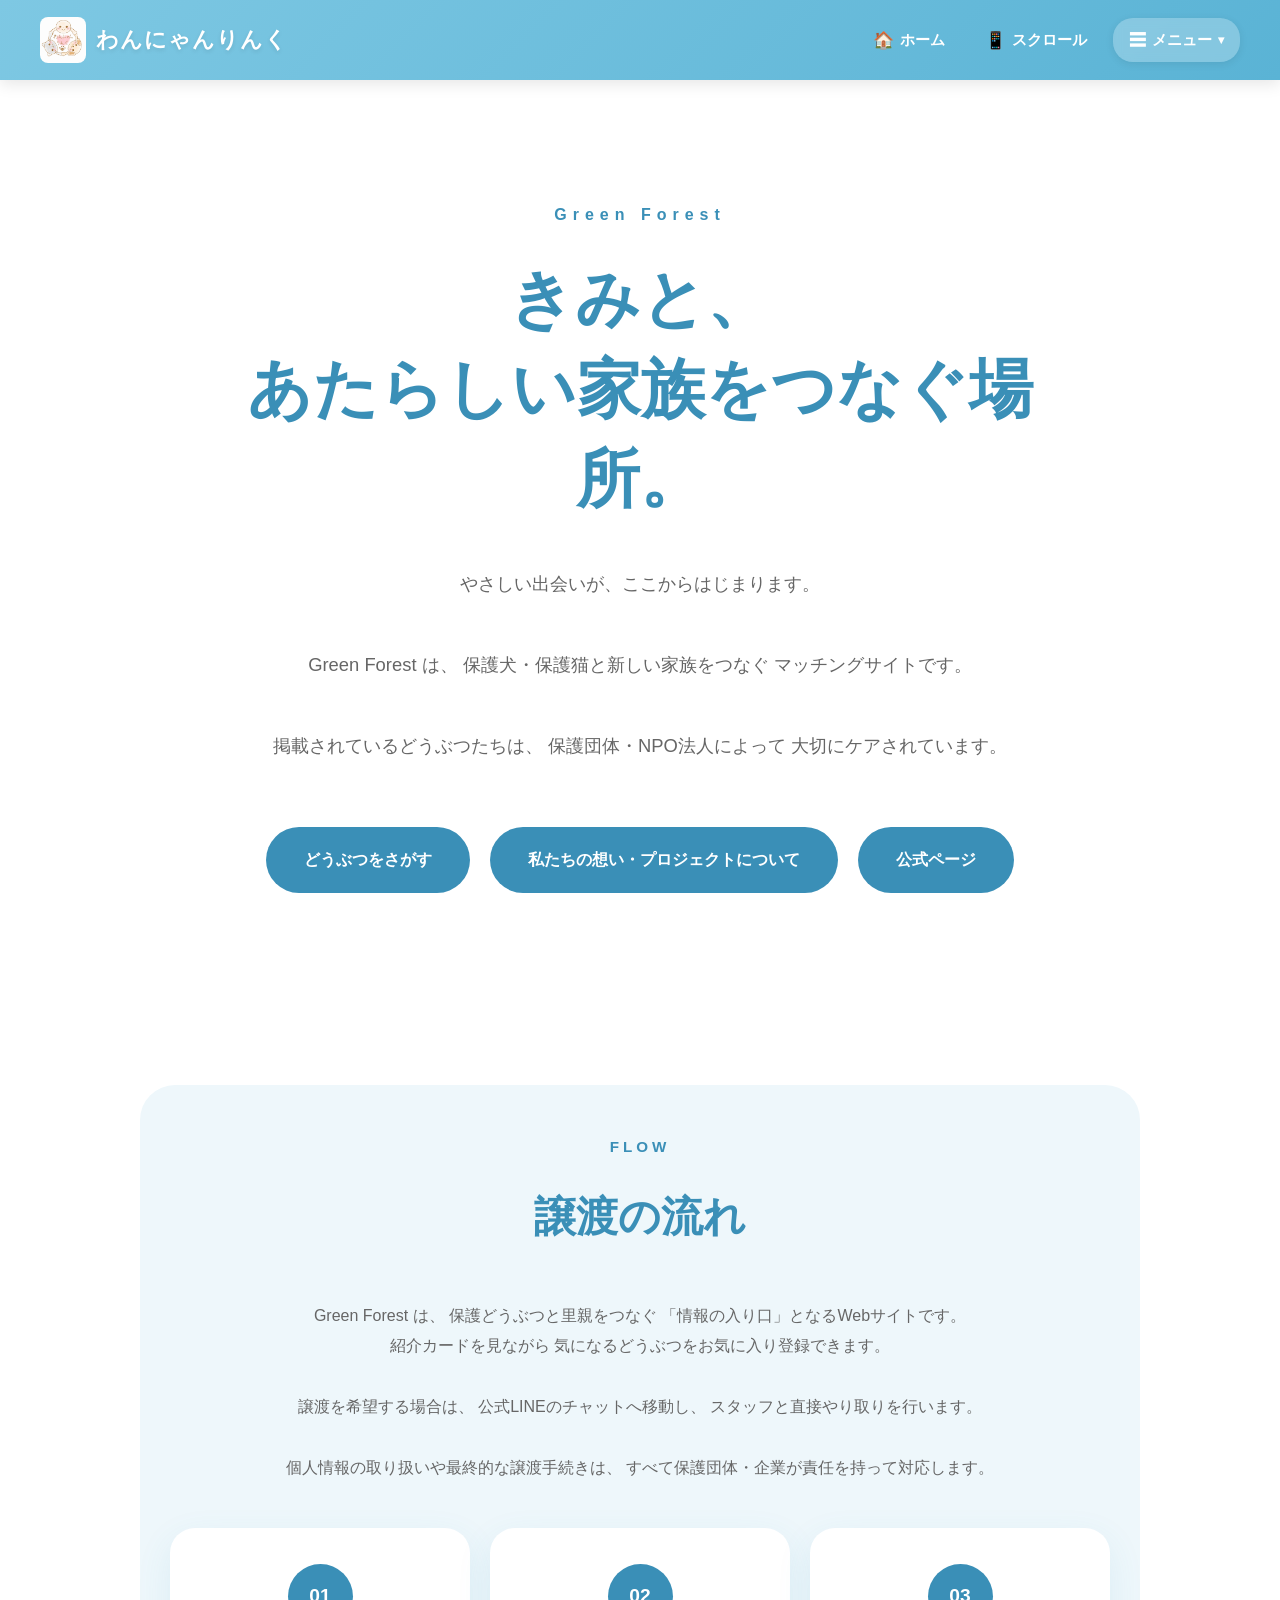
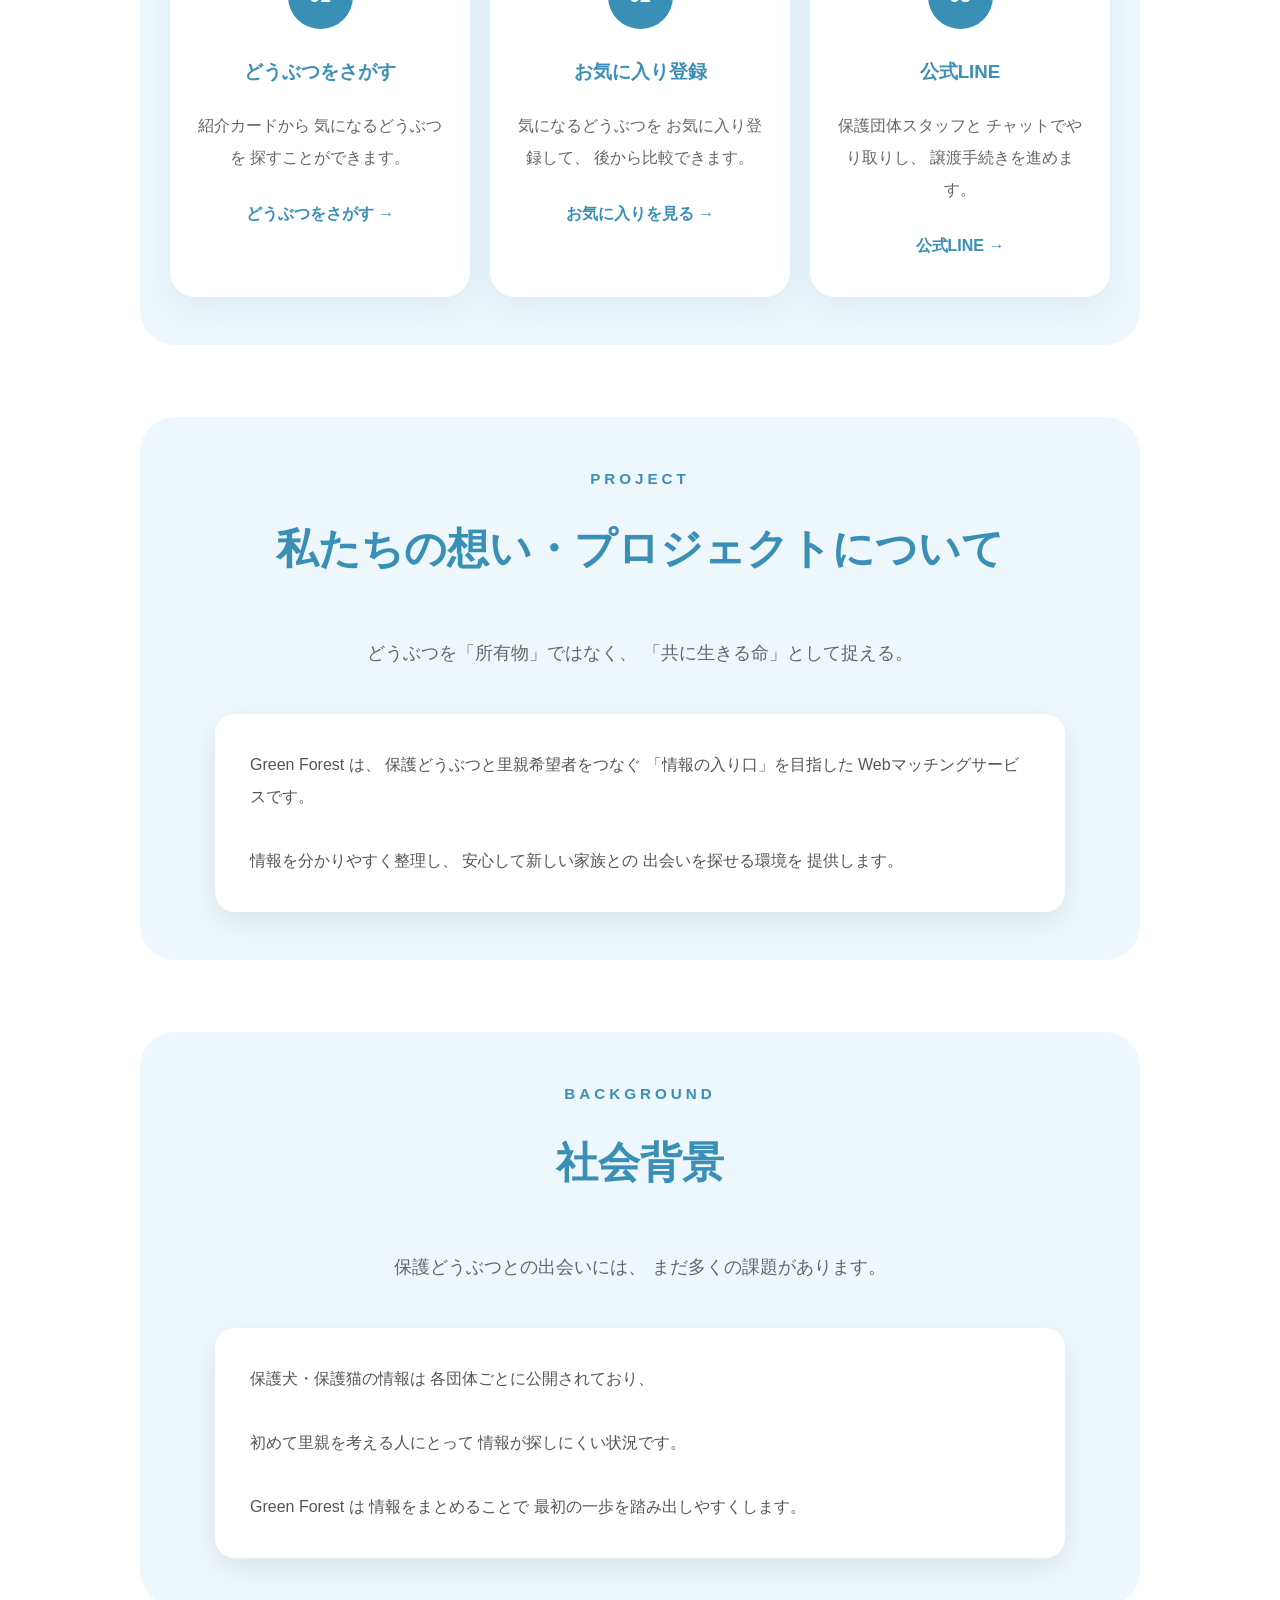
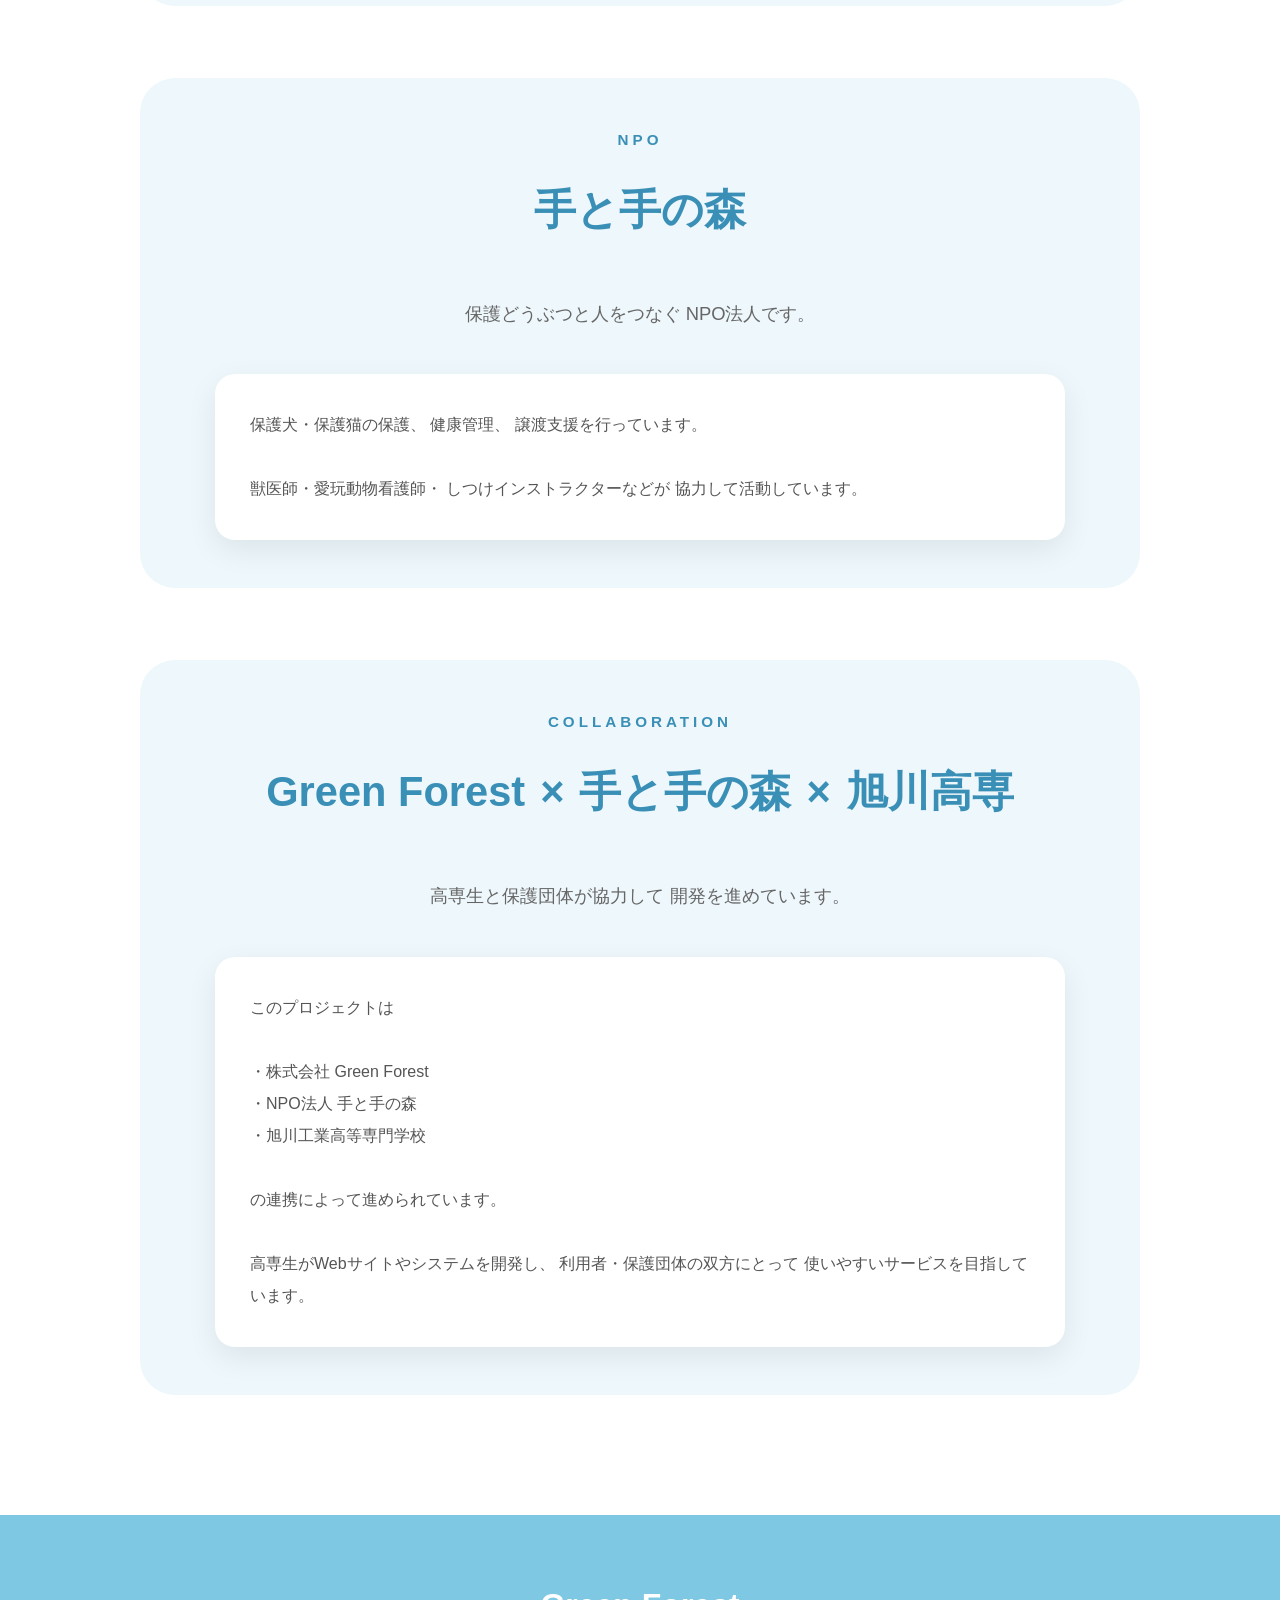
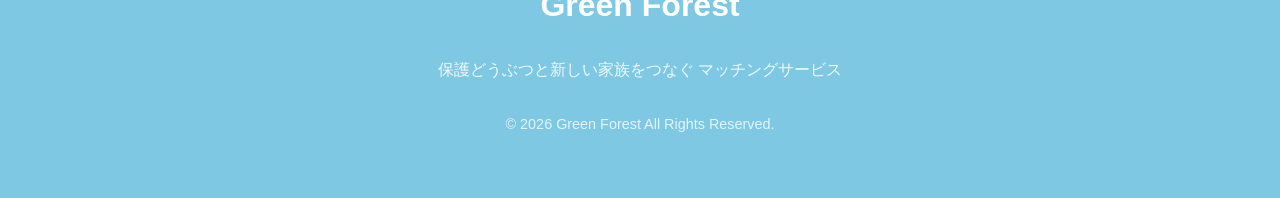
<file: front/index.html>
<!DOCTYPE html>
<html lang="ja">

<head>

    <meta charset="UTF-8">
    <meta name="viewport" content="width=device-width, initial-scale=1.0">

    <title>わんにゃんりんく</title>
    <link rel="icon" type="image/png" href="assets/app-logo.png">
    <link rel="apple-touch-icon" href="assets/app-logo.png">
    <link rel="manifest" href="site.webmanifest">

    <!-- CSS -->
    <link rel="stylesheet" href="header_style.css">
    <link rel="stylesheet" href="index.css">

</head>

<body>

    <!-- ==========================
         Header
    =========================== -->

    <div id="header-placeholder"></div>

    <script>
        fetch("header.html")
            .then(response => response.text())
            .then(data => {
                document.getElementById("header-placeholder").innerHTML = data;
            });
    </script>

    <!-- ==========================
         Main
    =========================== -->

    <main>

        <!-- ==========================
             Hero
        =========================== -->

        <section class="hero">

            <div class="hero-content">

                <p class="hero-subtitle">
                    Green Forest
                </p>

                <h1 class="hero-title">
                    きみと、<br>
                    あたらしい家族をつなぐ場所。
                </h1>

                <p class="hero-description">

                    やさしい出会いが、ここからはじまります。

                    <br><br>

                    Green Forest は、
                    保護犬・保護猫と新しい家族をつなぐ
                    マッチングサイトです。

                    <br><br>

                    掲載されているどうぶつたちは、
                    保護団体・NPO法人によって
                    大切にケアされています。

                </p>

                <div class="hero-buttons">

                    <a href="scroll.html" class="hero-button">
                        どうぶつをさがす
                    </a>

                    <a href="#project" class="hero-button">
                        私たちの想い・プロジェクトについて
                    </a>

                    <a href="https://midori-no-mori.jp/about"
                       target="_blank"
                       rel="noopener noreferrer"
                       class="hero-button">

                        公式ページ

                    </a>

                </div>

            </div>

        </section>

        <!-- ==========================
             譲渡の流れ
        =========================== -->

        <section class="information-section forest flow">

            <div class="section-header">

                <p class="section-subtitle">
                    Flow
                </p>

                <h2 class="section-title">

                    譲渡の流れ

                </h2>

            </div>

            <p class="section-description">

                Green Forest は、
                保護どうぶつと里親をつなぐ
                「情報の入り口」となるWebサイトです。

            </p>

            <p class="section-description">

                紹介カードを見ながら
                気になるどうぶつをお気に入り登録できます。

                <br><br>

                譲渡を希望する場合は、
                公式LINEのチャットへ移動し、
                スタッフと直接やり取りを行います。

                <br><br>

                個人情報の取り扱いや最終的な譲渡手続きは、
                すべて保護団体・企業が責任を持って対応します。

            </p>

            <div class="flow-cards">

                <!-- ① -->

                <div class="flow-card">

                    <div class="flow-number">
                        01
                    </div>

                    <h3>

                        どうぶつをさがす

                    </h3>

                    <p>

                        紹介カードから
                        気になるどうぶつを
                        探すことができます。

                    </p>

                    <a href="scroll.html">

                        どうぶつをさがす →

                    </a>

                </div>

                <!-- ② -->

                <div class="flow-card">

                    <div class="flow-number">
                        02
                    </div>

                    <h3>

                        お気に入り登録

                    </h3>

                    <p>

                        気になるどうぶつを
                        お気に入り登録して、
                        後から比較できます。

                    </p>

                    <a href="account.html">

                        お気に入りを見る →

                    </a>

                </div>

                <!-- ③ -->

                <div class="flow-card">

                    <div class="flow-number">
                        03
                    </div>

                    <h3>

                        公式LINE

                    </h3>

                    <p>

                        保護団体スタッフと
                        チャットでやり取りし、
                        譲渡手続きを進めます。

                    </p>

                    <a href="https://lin.ee/r0bwC2d"
                       target="_blank"
                       rel="noopener noreferrer">

                        公式LINE →

                    </a>

                </div>

            </div>

        </section>

        <!-- ==========================
             私たちの想い
        =========================== -->

        <section class="information-section forest" id="project">

            <div class="section-header">

                <p class="section-subtitle">
                    Project
                </p>

                <h2 class="section-title">

                    私たちの想い・プロジェクトについて

                </h2>

            </div>

            <p class="section-text">

                どうぶつを「所有物」ではなく、
                「共に生きる命」として捉える。

            </p>

            <button class="accordion-button">

                ▼ 詳しく見る

            </button>

            <div class="accordion-content">

                <p>

                    Green Forest は、

                    保護どうぶつと里親希望者をつなぐ
                    「情報の入り口」を目指した
                    Webマッチングサービスです。

                    <br><br>

                    情報を分かりやすく整理し、
                    安心して新しい家族との
                    出会いを探せる環境を
                    提供します。

                </p>

            </div>

        </section>

        <!-- ==========================
             社会背景
        =========================== -->

        <section class="information-section forest">

            <div class="section-header">

                <p class="section-subtitle">

                    Background

                </p>

                <h2 class="section-title">

                    社会背景

                </h2>

            </div>

            <p class="section-text">

                保護どうぶつとの出会いには、
                まだ多くの課題があります。

            </p>

            <button class="accordion-button">

                ▼ 詳しく見る

            </button>

            <div class="accordion-content">

                <p>

                    保護犬・保護猫の情報は
                    各団体ごとに公開されており、

                    <br><br>

                    初めて里親を考える人にとって
                    情報が探しにくい状況です。

                    <br><br>

                    Green Forest は
                    情報をまとめることで
                    最初の一歩を踏み出しやすくします。

                </p>

            </div>

        </section>

        <!-- ==========================
             手と手の森
        =========================== -->

        <section class="information-section forest">

            <div class="section-header">

                <p class="section-subtitle">

                    NPO

                </p>

                <h2 class="section-title">

                    手と手の森

                </h2>

            </div>

            <p class="section-text">

                保護どうぶつと人をつなぐ
                NPO法人です。

            </p>

            <button class="accordion-button">

                ▼ 詳しく見る

            </button>

            <div class="accordion-content">

                <p>

                    保護犬・保護猫の保護、
                    健康管理、
                    譲渡支援を行っています。

                    <br><br>

                    獣医師・愛玩動物看護師・
                    しつけインストラクターなどが
                    協力して活動しています。

                </p>

            </div>

        </section>
        <!-- ==========================
             Collaboration
        =========================== -->

        <section class="information-section forest">

            <div class="section-header">

                <p class="section-subtitle">
                    Collaboration
                </p>

               <h2 class="section-title collaboration-title">

    <span>Green Forest</span>

    <span class="cross">×</span>

    <span>手と手の森</span>

    <span class="cross">×</span>

    <span>旭川高専</span>

</h2>

            </div>

            <p class="section-text">

                高専生と保護団体が協力して
                開発を進めています。

            </p>

            <button class="accordion-button">

                ▼ 詳しく見る

            </button>

            <div class="accordion-content">

                <p>

                    このプロジェクトは

                    <br><br>

                    ・株式会社 Green Forest

                    <br>

                    ・NPO法人 手と手の森

                    <br>

                    ・旭川工業高等専門学校

                    <br><br>

                    の連携によって進められています。

                    <br><br>

                    高専生がWebサイトやシステムを開発し、

                    利用者・保護団体の双方にとって

                    使いやすいサービスを目指しています。

                </p>

            </div>

        </section>

    </main>

    <!-- ==========================
         Footer
    =========================== -->

    <footer>

        <div class="footer-container">

            <h2 class="footer-title">

                Green Forest

            </h2>

            <p class="footer-text">

                保護どうぶつと新しい家族をつなぐ
                マッチングサービス

            </p>

            <p class="footer-copy">

                © 2026 Green Forest All Rights Reserved.

            </p>

        </div>

    </footer>

    <!-- JavaScript -->

    <script src="index.js"></script>

</body>

</html>
</file>
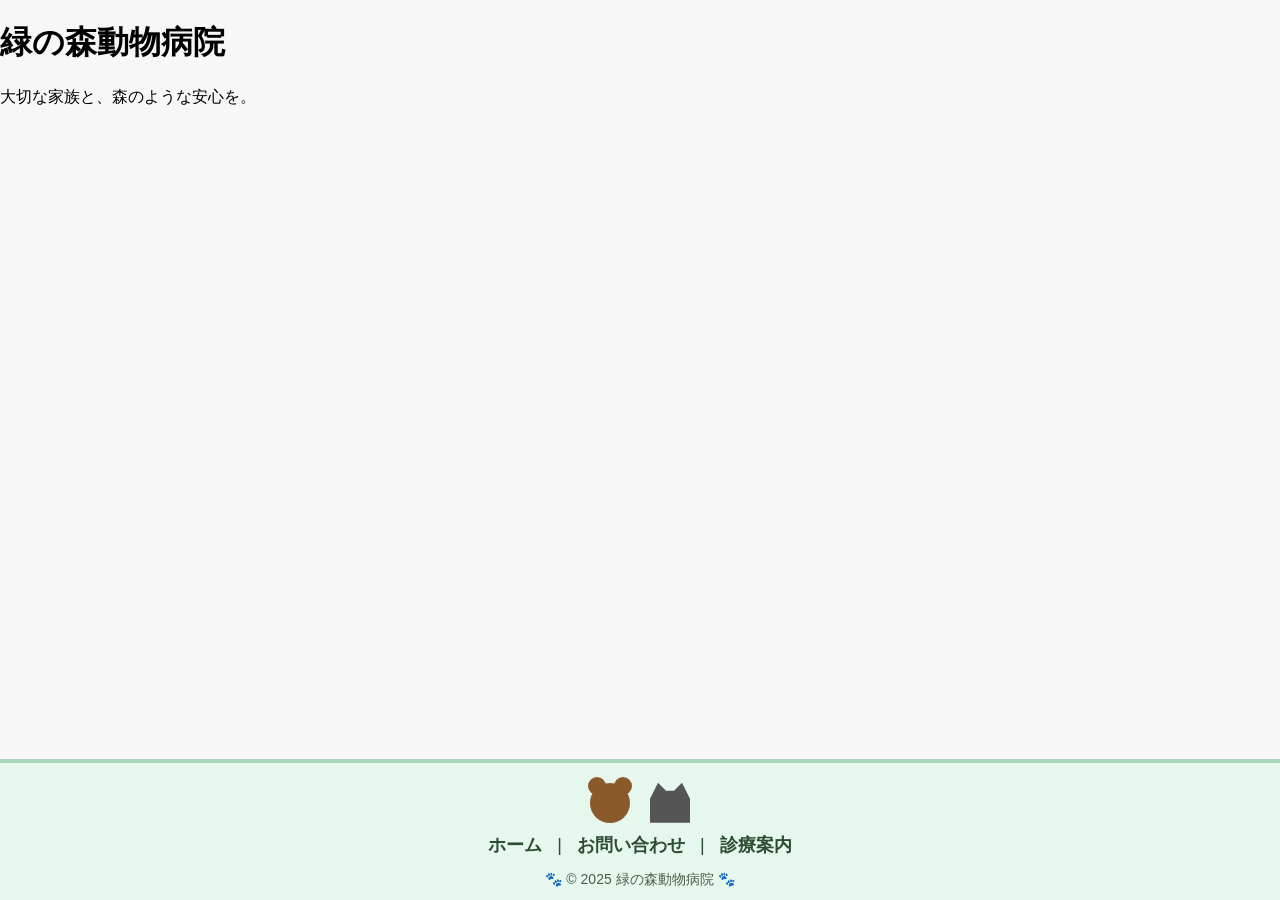
<file: footer.html>
<!DOCTYPE html>
<html lang="ja">
<head>
  <meta charset="UTF-8">
  <title>緑の森動物病院</title>
  <style>
    body {
      margin: 0;
      font-family: "Yu Gothic", sans-serif;
      padding-bottom: 180px;
      background-color: #f7f7f7;
    }

    footer {
      background-color: #e6f7ee;
      color: #2d4d33;
      width: 100%;
      position: fixed;
      bottom: 0;
      padding: 20px 0 10px;
      border-top: 4px solid #a8d9bf;
      text-align: center;
      font-size: 18px;
      line-height: 1.6;
    }

    footer a {
      color: #2d4d33;
      font-weight: bold;
      text-decoration: none;
      margin: 0 10px;
    }

    footer a:hover {
      text-decoration: underline;
    }

    /* 動物アイコン */
    .icons {
      display: flex;
      justify-content: center;
      gap: 20px;
      margin-bottom: 8px;
    }

    /* 犬アイコン */
    .dog, .cat {
      width: 40px;
      height: 40px;
      position: relative;
    }

    .dog {
      border-radius: 50%;
      background: #8b5a2b;
    }
    .dog::before, .dog::after {
      content: "";
      width: 18px;
      height: 18px;
      background: #8b5a2b;
      position: absolute;
      top: -6px;
      border-radius: 50%;
    }
    .dog::before { left: -2px; }
    .dog::after { right: -2px; }

    /* 猫アイコン */
    .cat {
      background: #555;
      clip-path: polygon(20% 0%, 40% 20%, 60% 20%, 80% 0%, 100% 40%, 100% 100%, 0% 100%, 0% 40%);
    }

    .copyright {
      margin-top: 8px;
      font-size: 14px;
      color: #4b5f4a;
    }

  </style>
</head>
<body>

  <h1>緑の森動物病院</h1>
  <p>大切な家族と、森のような安心を。</p>

  <footer>
    <div class="icons">
      <div class="dog"></div>
      <div class="cat"></div>
    </div>

    <div>
      <a href="https://midori-no-mori.jp/" target="_blank">ホーム</a> |
      <a href="https://midori-no-mori.jp/" target="_blank">お問い合わせ</a> |
      <a href="#" target="_blank">診療案内</a>
    </div>

    <div class="copyright">
      🐾 © 2025 緑の森動物病院 🐾
    </div>
  </footer>

</body>
</html>
</file>
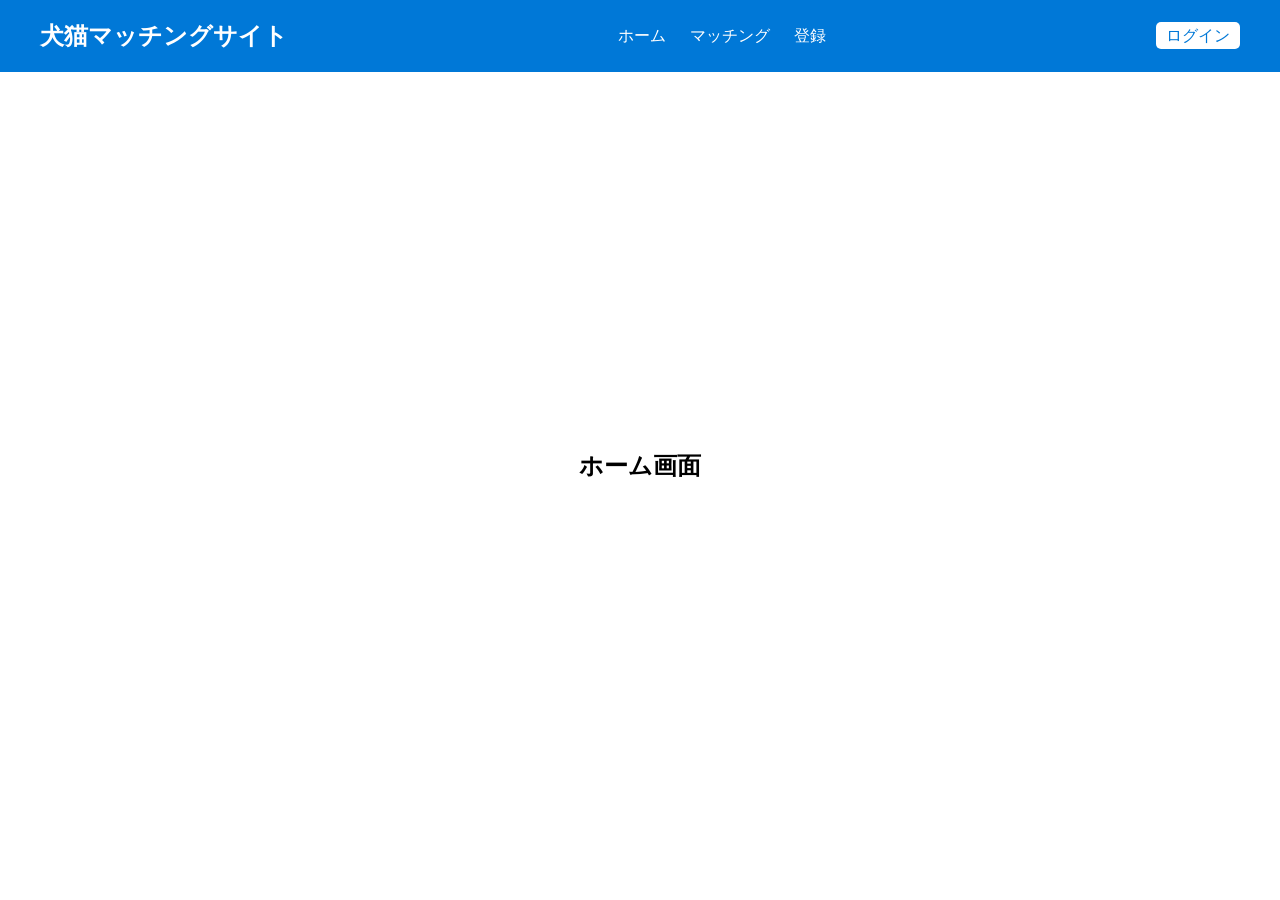
<file: home.html>
<!DOCTYPE html>
<html>
<head>

    <!--ヘッダーを読み込む-->

  <link rel="stylesheet" href="header_style.css">

    <!--ヘッダーを読み込む-->

  <style>
    .text-1{
        position: absolute;  
        top: 50%;             
        left: 50%;          
        transform: translate(-50%, -50%); 
        font-size: 24px;
        color: black;
    }
  </style>

</head>


<body>
    
    <!--ヘッダーを読み込む-->

    <div id="header-placeholder"></div>
    <script>
        fetch('header.html')
        .then(response => response.text())
        .then(data => {
            document.getElementById('header-placeholder').innerHTML = data;
        });
    </script>

    <!--ヘッダーを読み込む-->

    <h1 class="text-1">ホーム画面</h1>
</body>

</html>
</file>
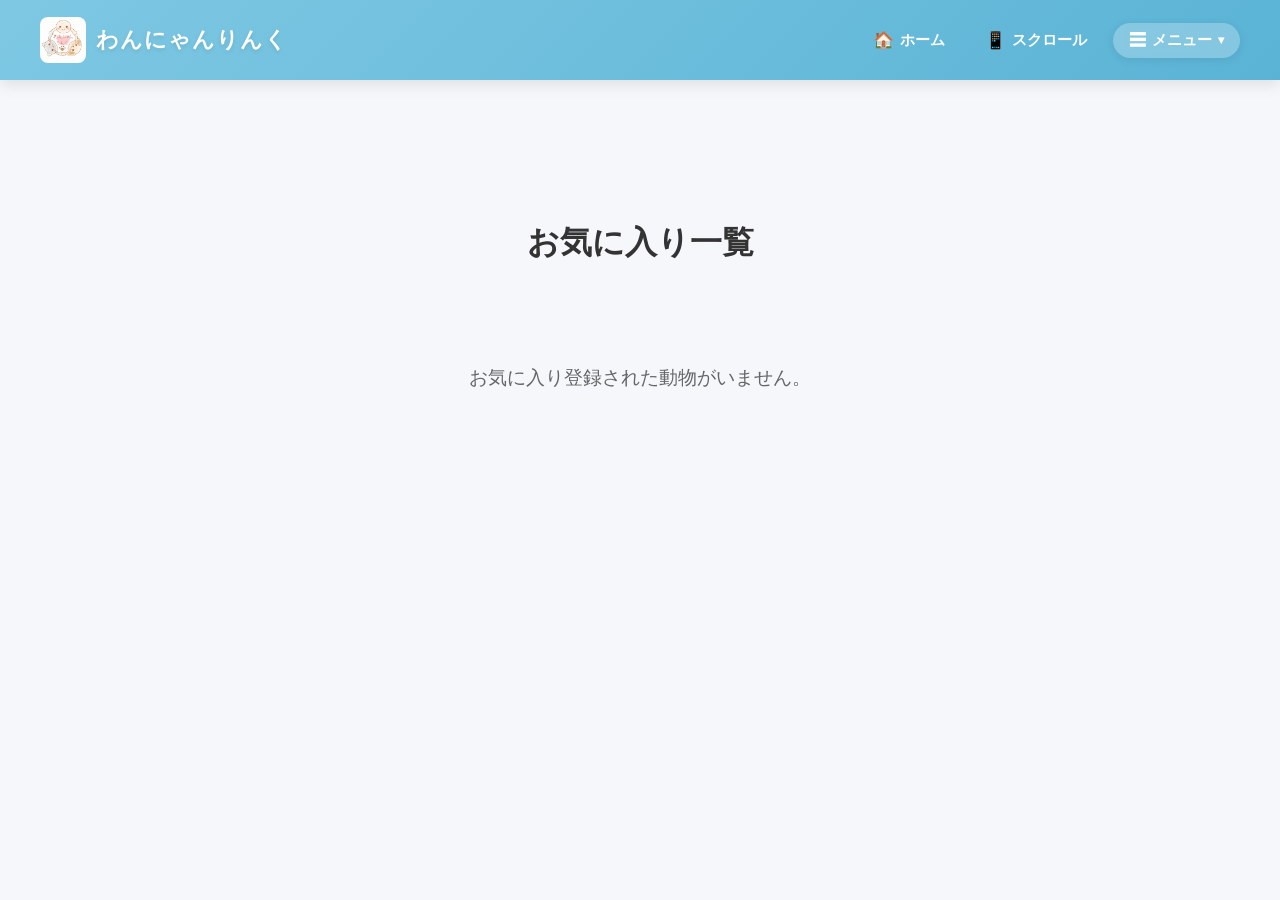
<file: front/account.html>
<!DOCTYPE html>
<html lang="ja">
<head>
    <meta charset="UTF-8">
    <meta name="viewport" content="width=device-width, initial-scale=1.0">

    <!-- ヘッダー -->
    <link rel="stylesheet" href="header_style.css">

    <!-- お気に入りページCSS -->
    <link rel="stylesheet" href="account_style.css">

    <title>お気に入り一覧</title>
    <link rel="icon" type="image/png" href="assets/app-logo.png">
    <link rel="apple-touch-icon" href="assets/app-logo.png">
    <link rel="manifest" href="site.webmanifest">
</head>

<body>

    <!-- ヘッダー -->
    <div id="header-placeholder"></div>

    <script>
        fetch('header.html')
        .then(response => response.text())
        .then(data => {
            document.getElementById('header-placeholder').innerHTML = data;
        });
    </script>

    <!-- メイン -->
    <main class="favorite-page">

        <h1 class="page-title">お気に入り一覧</h1>

        <div id="favoriteContainer" class="favorite-grid">
            <!-- JSでカード生成 -->
        </div>

        <div id="emptyMessage" class="empty-message">
            お気に入り登録された動物がいません。
        </div>

    </main>

    <script src="account.js?v=2"></script>

</body>
</html>
</file>
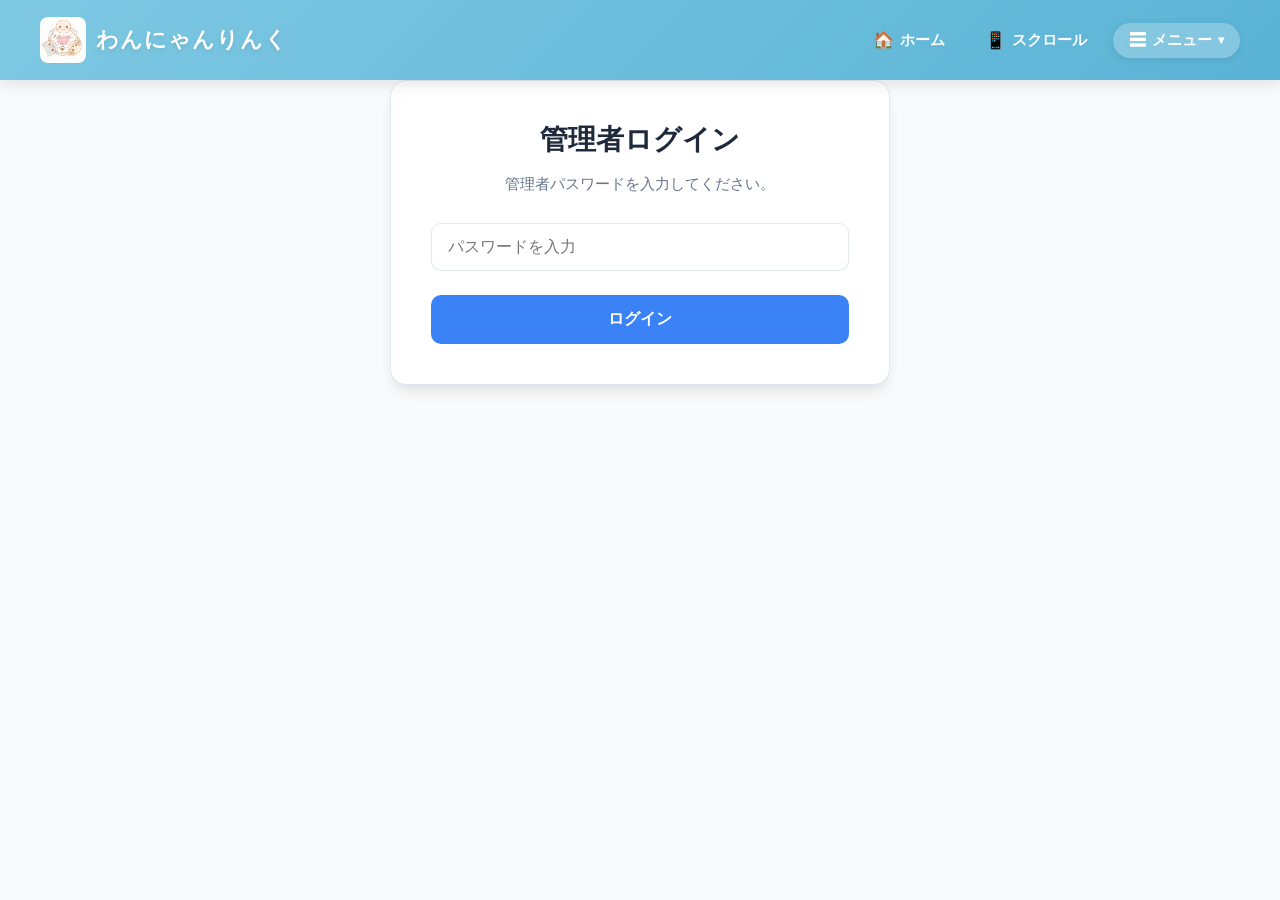
<file: front/admin.html>
<!DOCTYPE html>
<html lang="ja">
<head>
    <meta charset="utf-8" />
    <meta name="viewport" content="width=device-width,initial-scale=1" />
    <title>管理者ページ - わんにゃんりんく</title>
    <link rel="icon" type="image/png" href="assets/app-logo.png">
    <link rel="apple-touch-icon" href="assets/app-logo.png">
    <link rel="manifest" href="site.webmanifest">
    <!-- 共通CSSと個別CSS -->
    <link rel="stylesheet" href="header_style.css">
    <link rel="stylesheet" href="admin.css">
</head>
<body>

    <!-- ヘッダー読み込みプレースホルダー -->
    <div id="header-placeholder"></div>
    <script>
        fetch('header.html')
        .then(response => response.text())
        .then(data => {
            document.getElementById('header-placeholder').innerHTML = data;
        });
    </script>

    <div class="admin-container">
        <!-- ログインセクション -->
        <div id="loginSection" class="admin-card">
            <h2>管理者ログイン</h2>
            <p>管理者パスワードを入力してください。</p>
            <div class="form-group">
                <input type="password" id="passwordInput" placeholder="パスワードを入力">
                <p id="errorMessage" class="error-message hidden">パスワードが正しくありません。</p>
            </div>
            <button id="loginBtn" class="admin-btn">ログイン</button>
        </div>

        <!-- ダッシュボードセクション（認証成功時に表示） -->
        <div id="dashboardSection" class="admin-card hidden">
            <h2>管理者ダッシュボード</h2>
            <p>管理する機能を選択してください。</p>
            <div class="menu-grid">
                <a href="plf_main.html" class="menu-item">
                    <span class="icon">📝</span>
                    <div class="menu-text">
                        <span class="title">新規登録</span>
                        <span class="desc">新しい保護動物の情報を登録します。</span>
                    </div>
                </a>
                <a href="delete.html" class="menu-item">
                    <span class="icon">🗑️</span>
                    <div class="menu-text">
                        <span class="title">登録削除</span>
                        <span class="desc">登録されている動物情報を削除します。</span>
                    </div>
                </a>
            </div>
            <div class="logout-wrapper">
                <button id="logoutBtn" class="logout-btn">ログアウト</button>
            </div>
        </div>
    </div>

    <script src="admin.js"></script>
</body>
</html>
</file>
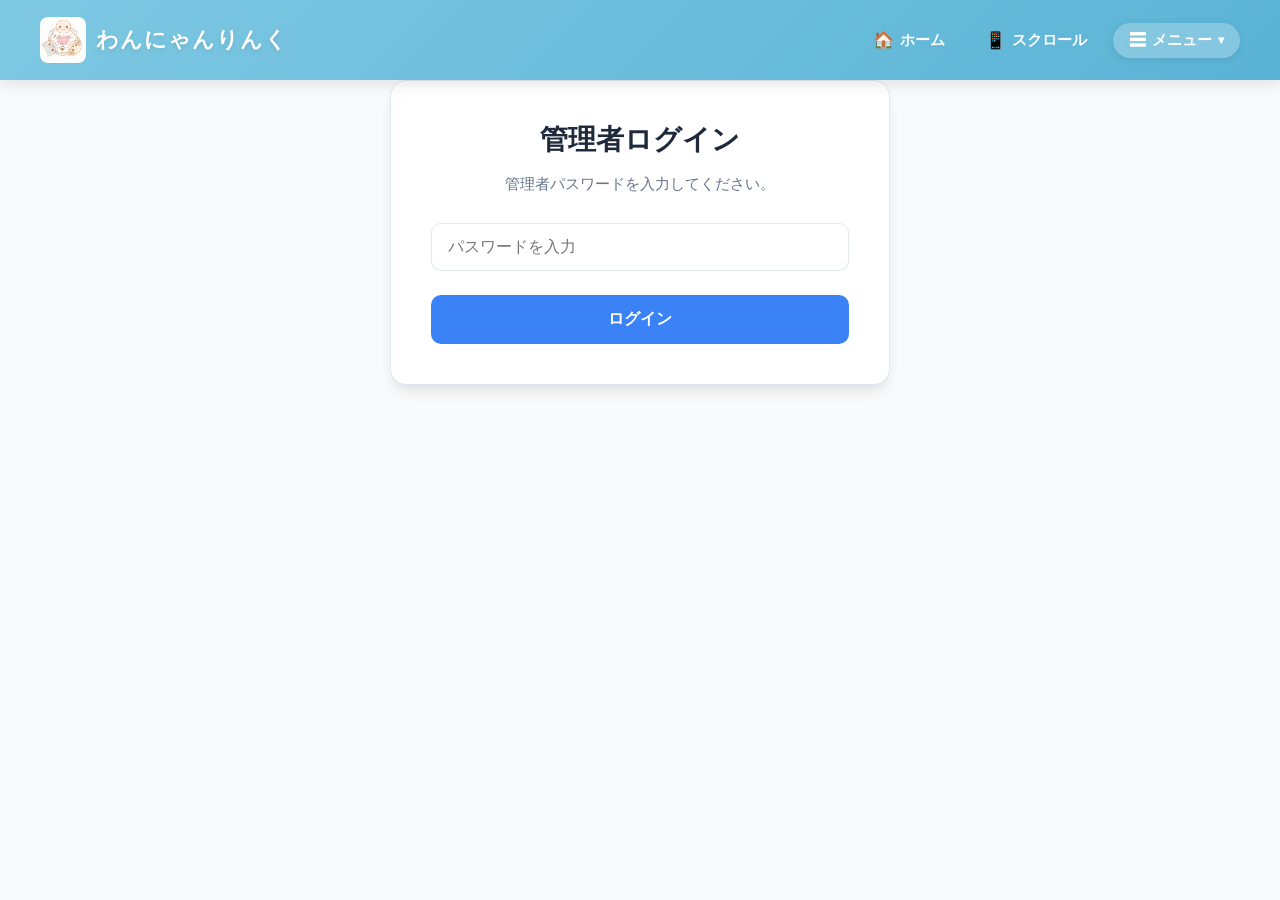
<file: front/delete.html>
<!DOCTYPE html>
<html lang="ja" style="display: none;">
<head>
    <meta charset="utf-8" />
    <meta name="viewport" content="width=device-width,initial-scale=1" />
    <title>登録情報の削除 - わんにゃんりんく</title>
    <link rel="icon" type="image/png" href="assets/app-logo.png">
    <link rel="apple-touch-icon" href="assets/app-logo.png">
    <link rel="manifest" href="site.webmanifest">
    <!-- 共通CSSと個別CSS -->
    <link rel="stylesheet" href="header_style.css">
    <link rel="stylesheet" href="delete.css">
</head>
<body>

    <!-- ヘッダー読み込みプレースホルダー -->
    <div id="header-placeholder"></div>
    <script>
        fetch('header.html')
        .then(response => response.text())
        .then(data => {
            document.getElementById('header-placeholder').innerHTML = data;
        });
    </script>

    <div class="container">
        <header class="page-header">
            <h2>登録情報の削除</h2>
            <p class="description">登録されている動物の情報を一覧から削除できます。<br>削除すると、サーバー上の画像や「お気に入り」も含めて完全に消去されます。</p>
        </header>

        <!-- 動物一覧を表示するグリッド -->
        <div class="animal-grid" id="animalGrid">
            <div class="loading">データを読み込んでいます...</div>
        </div>
    </div>

    <!-- 削除確認カスタムモーダル -->
    <div class="modal" id="deleteModal">
        <div class="modal-content">
            <h3>⚠️ 削除の確認</h3>
            <p>「<strong id="deleteTargetName">動物名</strong>」の情報を完全に削除しますか？<br>この操作は取り消せません。</p>
            <div class="modal-actions">
                <button class="modal-btn btn-secondary" id="cancelDeleteBtn">キャンセル</button>
                <button class="modal-btn btn-danger" id="confirmDeleteBtn">完全に削除する</button>
            </div>
        </div>
    </div>

    <!-- トースト通知 -->
    <div class="toast" id="toast"></div>

    <script src="delete.js"></script>
</body>
</html>
</file>
<file: front/header_style.css>
/* ===== ヘッダー全体 ===== */
.header {
  background: linear-gradient(135deg, #7EC8E3 0%, #5AB3D5 100%);
  color: white;
  position: fixed;
  top: 0;
  left: 0;
  width: 100%;
  height: 80px;
  box-sizing: border-box;
  padding: 0 40px;
  z-index: 1000;
  box-shadow: 0 4px 15px rgba(0, 0, 0, 0.1);

  /* レイアウト */
  display: flex;
  justify-content: space-between;
  align-items: center;
}

/* ===== 左：ロゴ ＆ アイコン ===== */
.logo-link {
  text-decoration: none;
  color: white;
  display: flex;
  align-items: center;
  gap: 10px;
}

.header-logo-img {
  height: 46px;
  width: auto;
  object-fit: contain;
  border-radius: 8px;
  transition: transform 0.2s ease;
}

.logo-link:hover .header-logo-img {
  transform: scale(1.05);
}

.header h1.site-name,
.header h1 {
  margin: 0;
  font-size: 22px;
  font-family: "MS Mincho", "Hiragino Mincho ProN", serif, sans-serif;
  text-align: left;
  font-weight: 700;
  letter-spacing: 1px;
  text-shadow: 0 2px 4px rgba(0, 0, 0, 0.1);
  transition: opacity 0.2s ease;
  white-space: nowrap;
}

.logo-link:hover h1 {
  opacity: 0.9;
}

/* ===== 中央：ナビゲーション ===== */
.header-center {
  display: flex;
  align-items: center;
}

.header-nav {
  display: flex;
  align-items: center;
  gap: 12px;
}

.nav-item {
  color: white;
  text-decoration: none;
  font-size: 15px;
  font-weight: 600;
  padding: 8px 14px;
  border-radius: 20px;
  transition: all 0.2s ease;
  white-space: nowrap;
  display: flex;
  align-items: center;
  gap: 6px;
}

.nav-item:hover {
  background-color: rgba(255, 255, 255, 0.2);
  transform: translateY(-1px);
}

.nav-icon {
  font-size: 17px;
  line-height: 1;
  display: inline-block;
}

/* ===== ホバー/タップで表示されるドロップダウンメニュー ===== */
.dropdown {
  position: relative;
  display: inline-block;
  padding: 10px 0; /* マウスが移動する際のマージンギャップ保護 */
}

/* ホバー判定を安定させる隙間埋め */
.dropdown::after {
  content: "";
  position: absolute;
  top: 100%;
  left: 0;
  width: 100%;
  height: 15px;
}

.dropdown-btn {
  color: white;
  text-decoration: none;
  font-size: 15px;
  font-weight: 700;
  padding: 8px 16px;
  border-radius: 20px;
  background-color: rgba(255, 255, 255, 0.25);
  backdrop-filter: blur(4px);
  border: none;
  display: flex;
  align-items: center;
  gap: 6px;
  cursor: pointer;
  transition: all 0.25s ease;
  box-shadow: 0 2px 8px rgba(0, 0, 0, 0.08);
  outline: none;
  white-space: nowrap;
}

.dropdown[open] .dropdown-btn {
  background-color: white;
  color: #0078d7;
  box-shadow: 0 4px 12px rgba(0, 0, 0, 0.15);
}

.dropdown-btn .arrow {
  font-size: 12px;
  transition: transform 0.3s ease;
  display: inline-block;
}

.dropdown[open] .dropdown-btn .arrow {
  transform: rotate(180deg);
}

/* ===== ドロップダウンメニューのコンテンツ本体 ===== */
.dropdown-content {
  position: absolute;
  top: calc(100% + 5px);
  right: 0;
  width: 250px;
  background-color: #ffffff;
  border-radius: 14px;
  box-shadow: 0 10px 30px rgba(0, 0, 0, 0.18);
  padding: 10px 0;
  z-index: 1001;

  /* 非表示状態（アニメーション準備） */
  opacity: 0;
  visibility: hidden;
  pointer-events: none;
  transform: translateY(12px) scale(0.98);
  transition: opacity 0.25s cubic-bezier(0.16, 1, 0.3, 1),
              transform 0.25s cubic-bezier(0.16, 1, 0.3, 1),
              visibility 0.25s;
}

/* ホバーまたはJS開閉クラス指定で表示 */
.dropdown[open] .dropdown-content {
  opacity: 1;
  visibility: visible;
  pointer-events: auto;
  transform: translateY(0) scale(1);
}

/* メニュー各項目 */
.dropdown-item {
  display: flex;
  align-items: center;
  gap: 14px;
  padding: 10px 18px;
  text-decoration: none;
  color: #333333;
  transition: background-color 0.2s ease, transform 0.2s ease;
}

.dropdown-item:hover {
  background-color: #f2f7fc;
  transform: translateX(4px);
}

.item-icon {
  font-size: 20px;
  display: flex;
  align-items: center;
  justify-content: center;
  width: 28px;
  height: 28px;
  background-color: #f0f4f8;
  border-radius: 8px;
  transition: background-color 0.2s ease;
  flex-shrink: 0;
}

.dropdown-item:hover .item-icon {
  background-color: #e1eeff;
}

.item-text {
  display: flex;
  flex-direction: column;
}

.item-title {
  font-size: 14px;
  font-weight: 700;
  color: #2c3e50;
}

.dropdown-item:hover .item-title {
  color: #0078d7;
}

.item-desc {
  font-size: 11px;
  color: #7f8c8d;
  margin-top: 2px;
}

.dropdown-divider {
  height: 1px;
  background-color: #eee;
  margin: 6px 0;
}

.admin-link:hover {
  background-color: #fff5f5;
}

.admin-link:hover .item-title {
  color: #e53e3e;
}

.admin-link:hover .item-icon {
  background-color: #fed7d7;
}

.dropdown-btn {
  list-style: none;
}

.dropdown-btn::-webkit-details-marker {
  display: none;
}

/* ===== 本文がヘッダーに隠れないように ===== */
body {
  margin: 0;
  padding-top: 80px;
}

/* ===== レスポンシブ対応 (スマホ・画面幅狭め端末) ===== */
@media (max-width: 768px) {
  .header {
    height: 65px;
    padding: 0 14px;
  }

  body {
    padding-top: 65px;
  }

  .logo-link {
    gap: 8px;
  }

  .header-logo-img {
    height: 36px;
  }

  .header h1.site-name,
  .header h1 {
    font-size: 16px;
    letter-spacing: 0px;
  }

  .header-nav {
    gap: 6px;
  }

  .header-nav > .nav-item .nav-text {
    display: none;
  }

  .nav-item {
    font-size: 13px;
    padding: 6px 10px;
    gap: 4px;
  }

  .nav-icon {
    font-size: 15px;
  }

  .dropdown-btn {
    font-size: 13px;
    padding: 6px 12px;
    gap: 4px;
  }

  .dropdown-content {
    right: -5px;
    width: calc(100vw - 28px);
    max-width: 270px;
    border-radius: 12px;
    box-shadow: 0 8px 24px rgba(0, 0, 0, 0.2);
  }

  .dropdown-item {
    padding: 9px 14px;
    gap: 10px;
  }

  .item-title {
    font-size: 13.5px;
  }

  .item-desc {
    font-size: 10.5px;
  }
}

@media (max-width: 480px) {
  .header {
    padding: 0 10px;
  }

  .header-logo-img {
    height: 32px;
  }

  .header h1.site-name,
  .header h1 {
    font-size: 13px;
  }

  .nav-item {
    padding: 5px 8px;
    font-size: 12px;
  }

  .dropdown-btn {
    padding: 5px 10px;
    font-size: 12px;
  }

  .dropdown-btn .nav-text {
    display: none;
  }
}

@media (max-width: 360px) {
  .nav-text {
    display: none;
  }
  
  .nav-item, .dropdown-btn {
    padding: 6px 10px;
  }

  .dropdown-btn .arrow {
    margin-left: 2px;
  }
}
</file>
<file: front/index.css>
/* =========================================
   Reset
========================================= */

*{
    margin:0;
    padding:0;
    box-sizing:border-box;
}

html{
    scroll-behavior:smooth;
}

body{

    font-family:"Yu Gothic","Hiragino Sans",sans-serif;

    background:#ffffff;

    color:#555;

    line-height:1.9;

}

/* =========================================
   Main
========================================= */

main{

    width:100%;

}

section{

    padding:120px 30px;

}

/* =========================================
   共通
========================================= */

.section-header{

    text-align:center;

    margin-bottom:45px;

}

.section-subtitle{

    color:#3A8FB7;

    letter-spacing:4px;

    text-transform:uppercase;

    font-size:.95rem;

    font-weight:bold;

    margin-bottom:15px;

}

.section-title{

    color:#3A8FB7;

    font-size:2.6rem;

    font-weight:bold;

}

.section-text{

    text-align:center;

    max-width:850px;

    margin:40px auto;

    color:#666;

    font-size:1.15rem;

    line-height:2.2;

}

/* =========================================
   Hero
========================================= */

.hero{

    min-height:100vh;

    display:flex;

    justify-content:center;

    align-items:center;

}

.hero-content{

    max-width:900px;

    text-align:center;

}

.hero-subtitle{

    color:#3A8FB7;

    letter-spacing:6px;

    font-size:1rem;

    font-weight:bold;

    margin-bottom:25px;

}

.hero-title{

    font-size:4rem;

    color:#3A8FB7;

    line-height:1.4;

    margin-bottom:40px;

}

.hero-description{

    color:#666;

    font-size:1.15rem;

    line-height:2.2;

    margin-bottom:60px;

}

/* =========================================
   Hero Buttons
========================================= */

.hero-buttons{

    display:flex;

    justify-content:center;

    gap:20px;

    flex-wrap:wrap;

}

.hero-button{

    display:inline-block;

    background:#3A8FB7;

    color:white;

    text-decoration:none;

    padding:18px 38px;

    border-radius:999px;

    font-weight:bold;

    transition:.3s;

}

.hero-button:hover{

    background:#2F7598;

    transform:translateY(-4px);

}
/* =========================================
   Flow
========================================= */

.flow{

    text-align:center;

}

.flow-cards{

    max-width:940px;

    margin:45px auto 0;

    display:flex;

    justify-content:center;

    gap:20px;

    flex-wrap:wrap;

}

.flow-card{

    flex:1 1 280px;
    max-width:300px;

    background:#fff;

    border-radius:25px;

    padding:36px 26px;

    text-align:center;

    box-shadow:0 12px 35px rgba(58,143,183,.10);

    transition:.3s;

}

.flow-card:hover{

    transform:translateY(-8px);

}

.flow-number{

    width:65px;

    height:65px;

    margin:0 auto 25px;

    border-radius:50%;

    background:#3A8FB7;

    color:#fff;

    display:flex;

    justify-content:center;

    align-items:center;

    font-size:1.2rem;

    font-weight:bold;

}

.flow-card h3{

    color:#3A8FB7;

    margin-bottom:20px;

}

.flow-card p{

    color:#666;

    line-height:2;

}

.flow-card a{

    display:inline-block;

    margin-top:25px;

    color:#3A8FB7;

    font-weight:bold;

    text-decoration:none;

}

.section-description{

    max-width:850px;

    margin:0 auto;

    text-align:center;

    color:#666;

}

/* =========================================
   Information
========================================= */

.information-section{

    max-width:1000px;

    margin:0 auto;

}

.forest{

    background:#EEF7FB;

    border-radius:35px;

    margin:72px auto;

    padding-top:48px;

    padding-bottom:48px;

}

/* =========================================
   Accordion
========================================= */

.accordion-button{

    display:none;

    margin:45px auto;

    padding:16px 36px;

    border:none;

    border-radius:999px;

    background:#3A8FB7;

    color:white;

    cursor:pointer;

    font-size:1rem;

    font-weight:bold;

    transition:.3s;

}

.accordion-button:hover{

    background:#2F7598;

}

.accordion-content{

    display:block;

    max-width:850px;

    margin:35px auto 0;

    padding:35px;

    background:white;

    border-radius:20px;

    box-shadow:0 10px 30px rgba(0,0,0,.08);

    line-height:2;

}

/* =========================================
   Footer
========================================= */

footer{

    margin-top:120px;

    background:#7EC8E3;

    color:white;

}

.footer-container{

    max-width:1000px;

    margin:0 auto;

    padding:60px 20px;

    text-align:center;

}

.footer-title{

    font-size:2rem;

    margin-bottom:20px;

}

.footer-text{

    margin-bottom:25px;

    opacity:.9;

}

.footer-copy{

    font-size:.9rem;

    opacity:.8;

}

/* =========================================
   Responsive
========================================= */

@media(max-width:768px){

    section{

        padding:64px 16px;

    }

    .information-section.forest{

        width:calc(100% - 32px);

        margin:32px auto;

        padding:40px 20px;

        border-radius:24px;

    }

    .hero-title{

        font-size:2.5rem;

    }

    .hero-buttons{

        flex-direction:column;

        align-items:center;

    }

    .hero-button{

        width:260px;

        text-align:center;

    }

    .flow-card{

        width:100%;

        max-width:none;

    }

    .section-title{

        font-size:2rem;

    }

}
/* =========================================
   Scroll Animation
========================================= */

.hidden{

    opacity:0;

    transform:translateY(40px);

    transition:all .8s ease;

}

.show{

    opacity:1;

    transform:translateY(0);

}
/* =========================================
   Collaboration Title
========================================= */

.collaboration-title{

    display:flex;

    justify-content:center;

    align-items:center;

    gap:15px;

    flex-wrap:wrap;

}

.cross{

    color:#3A8FB7;

    font-weight:bold;

}

/* スマホ */

@media(max-width:768px){

    .collaboration-title{

        flex-direction:column;

        gap:6px;

    }

    .cross{

        display:none;

    }

}
</file>
<file: header_style.css>
.header{
      background-color: #0078d7;
      color: white;
      padding: 20px 40px;
      position: fixed;
      top: 0;
      left: 0;
      width: 100%;
      z-index: 1000;

      display: flex;
      justify-content: space-between;
      align-items: center;
      box-sizing: border-box;
    }

    .header h1 {
      margin: 0;
      font-size: 24px;
      font-family: "MS Mincho",sans-serif;
    }

    .header-center{
      flex-grow: 1;
      text-align: center;
    }

    .header nav a{
      margin: 0 10px;
      color: white;
      text-decoration: none;
    }

    .header nav a:hover{
      text-decoration: underline;
    }

    .header .login{
      background-color: white;
      color: #0078d7;
      padding: 5px 10px;
      border-radius: 5px;
      text-decoration: none;
    }
    
    .header .login:hover{
      background-color: #e0e0e0;
    }

    body{
      padding-top: 150px;
    }

    h1 {
      color: white;
    }
</file>
<file: front/account_style.css>
body{
    margin: 0;
    background: #f5f7fb;
    font-family: sans-serif;
}

/* ===== ページ全体 ===== */

.favorite-page{
    padding: 120px 40px 40px;
}

/* ===== タイトル ===== */

.page-title{
    text-align: center;
    font-size: 2rem;
    margin-bottom: 40px;
    color: #333;
}

/* ===== グリッド ===== */

.favorite-grid{
    display: grid;
    grid-template-columns: repeat(auto-fill, minmax(280px, 1fr));
    gap: 30px;
}

/* ===== カード ===== */

.favorite-card{
    background: white;
    border-radius: 20px;
    overflow: hidden;

    box-shadow:
        0 4px 10px rgba(0,0,0,0.08);

    transition: 0.3s;
}

.favorite-card:hover{
    transform: translateY(-5px);
}

/* ===== 画像 ===== */

.favorite-image{
    width: 100%;
    height: 240px;
    object-fit: cover;
    background: #ddd;
}

/* ===== 情報 ===== */

.favorite-content{
    padding: 20px;
}

.favorite-kind{
    color: #0078d7;
    font-weight: bold;
    margin-bottom: 8px;
}

.favorite-breed{
    font-size: 1.2rem;
    margin-bottom: 12px;
    color: #333;
}

.favorite-profile{
    color: #555;
    line-height: 1.6;
    white-space: pre-wrap;

    max-height: 180px;
    overflow-y: auto;
}

/* ===== ボタン ===== */

.remove-btn{
    width: 100%;
    border: none;
    padding: 15px;

    background: #ff4b5c;
    color: white;

    cursor: pointer;
    font-size: 1rem;

    transition: 0.3s;
}

.remove-btn:hover{
    background: #d93645;
}

/* ===== 空メッセージ ===== */

.empty-message{
    text-align: center;
    color: #666;
    font-size: 1.2rem;
    margin-top: 60px;
    display: none;
}

/* ===== スマホ ===== */

@media(max-width: 768px){

    .favorite-page{
        padding: 100px 20px 20px;
    }

    .page-title{
        font-size: 1.6rem;
    }

}
</file>
<file: front/admin.css>
/* admin.css */
:root {
    --primary-color: #3b82f6;
    --primary-hover: #2563eb;
    --bg-color: #f8fafc;
    --card-bg: #ffffff;
    --text-primary: #1e293b;
    --text-secondary: #64748b;
    --border-color: #e2e8f0;
    --radius: 16px;
    --shadow-md: 0 4px 6px -1px rgba(0, 0, 0, 0.05), 0 2px 4px -1px rgba(0, 0, 0, 0.03);
    --shadow-lg: 0 10px 15px -3px rgba(0, 0, 0, 0.08), 0 4px 6px -2px rgba(0, 0, 0, 0.04);
}

body {
    background-color: var(--bg-color);
    color: var(--text-primary);
    font-family: 'Helvetica Neue', Arial, sans-serif;
    margin: 0;
    padding: 0;
}

.admin-container {
    max-width: 500px;
    margin: 80px auto;
    padding: 0 24px;
}

.admin-card {
    background: var(--card-bg);
    border-radius: var(--radius);
    padding: 40px;
    box-shadow: var(--shadow-lg);
    border: 1px solid var(--border-color);
    text-align: center;
}

.admin-card h2 {
    margin-top: 0;
    font-size: 1.75rem;
    font-weight: 800;
    color: var(--text-primary);
    margin-bottom: 8px;
}

.admin-card p {
    color: var(--text-secondary);
    font-size: 0.95rem;
    margin-bottom: 28px;
}

.form-group {
    margin-bottom: 24px;
    text-align: left;
}

#passwordInput {
    width: 100%;
    box-sizing: border-box;
    padding: 14px 16px;
    font-size: 1rem;
    border: 1px solid var(--border-color);
    border-radius: 10px;
    outline: none;
    transition: border-color 0.2s ease, box-shadow 0.2s ease;
}

#passwordInput:focus {
    border-color: var(--primary-color);
    box-shadow: 0 0 0 3px rgba(59, 130, 246, 0.15);
}

.error-message {
    color: #ef4444;
    font-size: 0.85rem;
    margin-top: 8px;
    font-weight: 500;
}

.hidden {
    display: none !important;
}

.admin-btn {
    width: 100%;
    background-color: var(--primary-color);
    color: white;
    border: none;
    padding: 14px;
    font-size: 1rem;
    font-weight: 600;
    border-radius: 10px;
    cursor: pointer;
    transition: all 0.2s ease;
}

.admin-btn:hover {
    background-color: var(--primary-hover);
    box-shadow: 0 4px 12px rgba(59, 130, 246, 0.2);
}

/* ダッシュボードメニュー */
.menu-grid {
    display: flex;
    flex-direction: column;
    gap: 16px;
    margin-bottom: 32px;
}

.menu-item {
    display: flex;
    align-items: center;
    text-align: left;
    padding: 18px;
    background-color: #f8fafc;
    border: 1px solid var(--border-color);
    border-radius: 12px;
    text-decoration: none;
    transition: all 0.2s ease;
}

.menu-item:hover {
    background-color: #f1f5f9;
    border-color: var(--primary-color);
    transform: translateY(-2px);
    box-shadow: var(--shadow-md);
}

.menu-item .icon {
    font-size: 1.75rem;
    margin-right: 16px;
}

.menu-text {
    display: flex;
    flex-direction: column;
}

.menu-item .title {
    font-weight: 700;
    color: var(--text-primary);
    font-size: 1.05rem;
    margin-bottom: 2px;
}

.menu-item .desc {
    font-size: 0.85rem;
    color: var(--text-secondary);
}

.logout-wrapper {
    border-top: 1px solid var(--border-color);
    padding-top: 20px;
}

.logout-btn {
    background: none;
    border: none;
    color: var(--text-secondary);
    font-size: 0.9rem;
    font-weight: 600;
    cursor: pointer;
    transition: color 0.2s ease;
}

.logout-btn:hover {
    color: #ef4444;
}
</file>
<file: front/delete.css>
/* delete.css */
:root {
    --primary-color: #3b82f6;
    --danger-color: #ef4444;
    --danger-hover: #dc2626;
    --danger-bg-alpha: rgba(239, 68, 68, 0.08);
    --bg-color: #f8fafc;
    --card-bg: #ffffff;
    --text-primary: #1e293b;
    --text-secondary: #64748b;
    --border-color: #e2e8f0;
    --radius: 16px;
    --shadow-sm: 0 1px 3px rgba(0,0,0,0.05);
    --shadow-md: 0 4px 6px -1px rgba(0, 0, 0, 0.05), 0 2px 4px -1px rgba(0, 0, 0, 0.03);
    --shadow-lg: 0 10px 15px -3px rgba(0, 0, 0, 0.08), 0 4px 6px -2px rgba(0, 0, 0, 0.04);
}

body {
    background-color: var(--bg-color);
    color: var(--text-primary);
    font-family: 'Helvetica Neue', Arial, sans-serif;
    margin: 0;
    padding: 0;
}

.container {
    max-width: 1200px;
    margin: 40px auto;
    padding: 0 24px;
}

.page-header {
    text-align: center;
    margin-bottom: 48px;
}

.page-header h2 {
    font-size: 2.25rem;
    font-weight: 800;
    color: var(--text-primary);
    margin-bottom: 12px;
}

.page-header .description {
    font-size: 1rem;
    color: var(--text-secondary);
    line-height: 1.6;
}

/* グリッドレイアウト */
.animal-grid {
    display: grid;
    grid-template-columns: repeat(auto-fill, minmax(280px, 1fr));
    gap: 32px;
    justify-content: center;
}

.loading, .empty-message {
    grid-column: 1 / -1;
    text-align: center;
    padding: 60px 20px;
    font-size: 1.1rem;
    color: var(--text-secondary);
    background: var(--card-bg);
    border-radius: var(--radius);
    border: 1px dashed var(--border-color);
    box-shadow: var(--shadow-sm);
}

/* カードスタイル */
.delete-card {
    background: var(--card-bg);
    border-radius: var(--radius);
    overflow: hidden;
    box-shadow: var(--shadow-md);
    transition: transform 0.3s cubic-bezier(0.165, 0.84, 0.44, 1), box-shadow 0.3s ease;
    border: 1px solid var(--border-color);
    display: flex;
    flex-direction: column;
    position: relative;
}

.delete-card:hover {
    transform: translateY(-6px);
    box-shadow: var(--shadow-lg);
}

.card-img-wrapper {
    width: 100%;
    height: 200px;
    position: relative;
    overflow: hidden;
    background-color: #f1f5f9;
}

.card-img {
    width: 100%;
    height: 100%;
    object-fit: cover;
    transition: transform 0.5s ease;
}

.delete-card:hover .card-img {
    transform: scale(1.05);
}

.card-info {
    padding: 20px;
    flex-grow: 1;
    display: flex;
    flex-direction: column;
    justify-content: space-between;
}

.info-header {
    display: flex;
    justify-content: space-between;
    align-items: center;
    margin-bottom: 8px;
}

.animal-name {
    font-size: 1.25rem;
    font-weight: 700;
    margin: 0;
    color: var(--text-primary);
}

.animal-tag {
    font-size: 0.75rem;
    font-weight: 600;
    padding: 4px 10px;
    border-radius: 9999px;
}

.tag-dog {
    background-color: #dbeafe;
    color: #1e40af;
}

.tag-cat {
    background-color: #fef3c7;
    color: #92400e;
}

.animal-details {
    font-size: 0.875rem;
    color: var(--text-secondary);
    margin: 8px 0 20px 0;
    line-height: 1.6;
}

.detail-item {
    margin-bottom: 4px;
    display: flex;
    justify-content: space-between;
    border-bottom: 1px solid #f1f5f9;
    padding-bottom: 4px;
}

.detail-item:last-child {
    border-bottom: none;
}

.detail-label {
    font-weight: 500;
    color: #94a3b8;
}

.detail-val {
    font-weight: 600;
    color: var(--text-primary);
}

.delete-btn-wrapper {
    margin-top: auto;
}

.delete-action-btn {
    width: 100%;
    background-color: var(--danger-bg-alpha);
    color: var(--danger-color);
    border: 1px solid rgba(239, 68, 68, 0.15);
    padding: 12px 16px;
    font-size: 0.95rem;
    font-weight: 600;
    border-radius: 10px;
    cursor: pointer;
    transition: all 0.2s ease;
    display: flex;
    align-items: center;
    justify-content: center;
    gap: 8px;
}

.delete-action-btn:hover {
    background-color: var(--danger-color);
    color: white;
    border-color: var(--danger-color);
    box-shadow: 0 4px 12px rgba(239, 68, 68, 0.2);
}

/* モーダルスタイル */
.modal {
    position: fixed;
    top: 0;
    left: 0;
    width: 100%;
    height: 100%;
    background-color: rgba(15, 23, 42, 0.6);
    backdrop-filter: blur(4px);
    display: flex;
    align-items: center;
    justify-content: center;
    z-index: 1000;
    opacity: 0;
    pointer-events: none;
    transition: opacity 0.25s ease;
}

.modal.show {
    opacity: 1;
    pointer-events: auto;
}

.modal-content {
    background: var(--card-bg);
    border-radius: var(--radius);
    padding: 32px;
    width: 90%;
    max-width: 420px;
    box-shadow: var(--shadow-lg);
    transform: scale(0.92);
    transition: transform 0.25s cubic-bezier(0.34, 1.56, 0.64, 1);
    text-align: center;
}

.modal.show .modal-content {
    transform: scale(1);
}

.modal-content h3 {
    margin-top: 0;
    font-size: 1.4rem;
    color: var(--text-primary);
}

.modal-content p {
    color: var(--text-secondary);
    line-height: 1.6;
    margin: 16px 0 28px 0;
}

.modal-actions {
    display: flex;
    gap: 16px;
}

.modal-btn {
    flex: 1;
    padding: 12px;
    font-size: 0.95rem;
    font-weight: 600;
    border-radius: 10px;
    cursor: pointer;
    border: none;
    transition: all 0.2s ease;
}

.btn-secondary {
    background-color: #e2e8f0;
    color: #475569;
}

.btn-secondary:hover {
    background-color: #cbd5e1;
}

.btn-danger {
    background-color: var(--danger-color);
    color: white;
}

.btn-danger:hover {
    background-color: var(--danger-hover);
    box-shadow: 0 4px 12px rgba(239, 68, 68, 0.2);
}

/* トースト */
.toast {
    position: fixed;
    bottom: 24px;
    left: 50%;
    transform: translateX(-50%) translateY(100px);
    background-color: #1e293b;
    color: white;
    padding: 14px 28px;
    border-radius: 30px;
    box-shadow: var(--shadow-lg);
    font-size: 0.95rem;
    font-weight: 600;
    z-index: 1010;
    opacity: 0;
    transition: transform 0.3s cubic-bezier(0.175, 0.885, 0.32, 1.275), opacity 0.3s ease;
}

.toast.show {
    transform: translateX(-50%) translateY(0);
    opacity: 1;
}

.toast.success {
    background: linear-gradient(135deg, #10b981 0%, #059669 100%);
}

.toast.error {
    background: linear-gradient(135deg, #ef4444 0%, #dc2626 100%);
}
</file>
